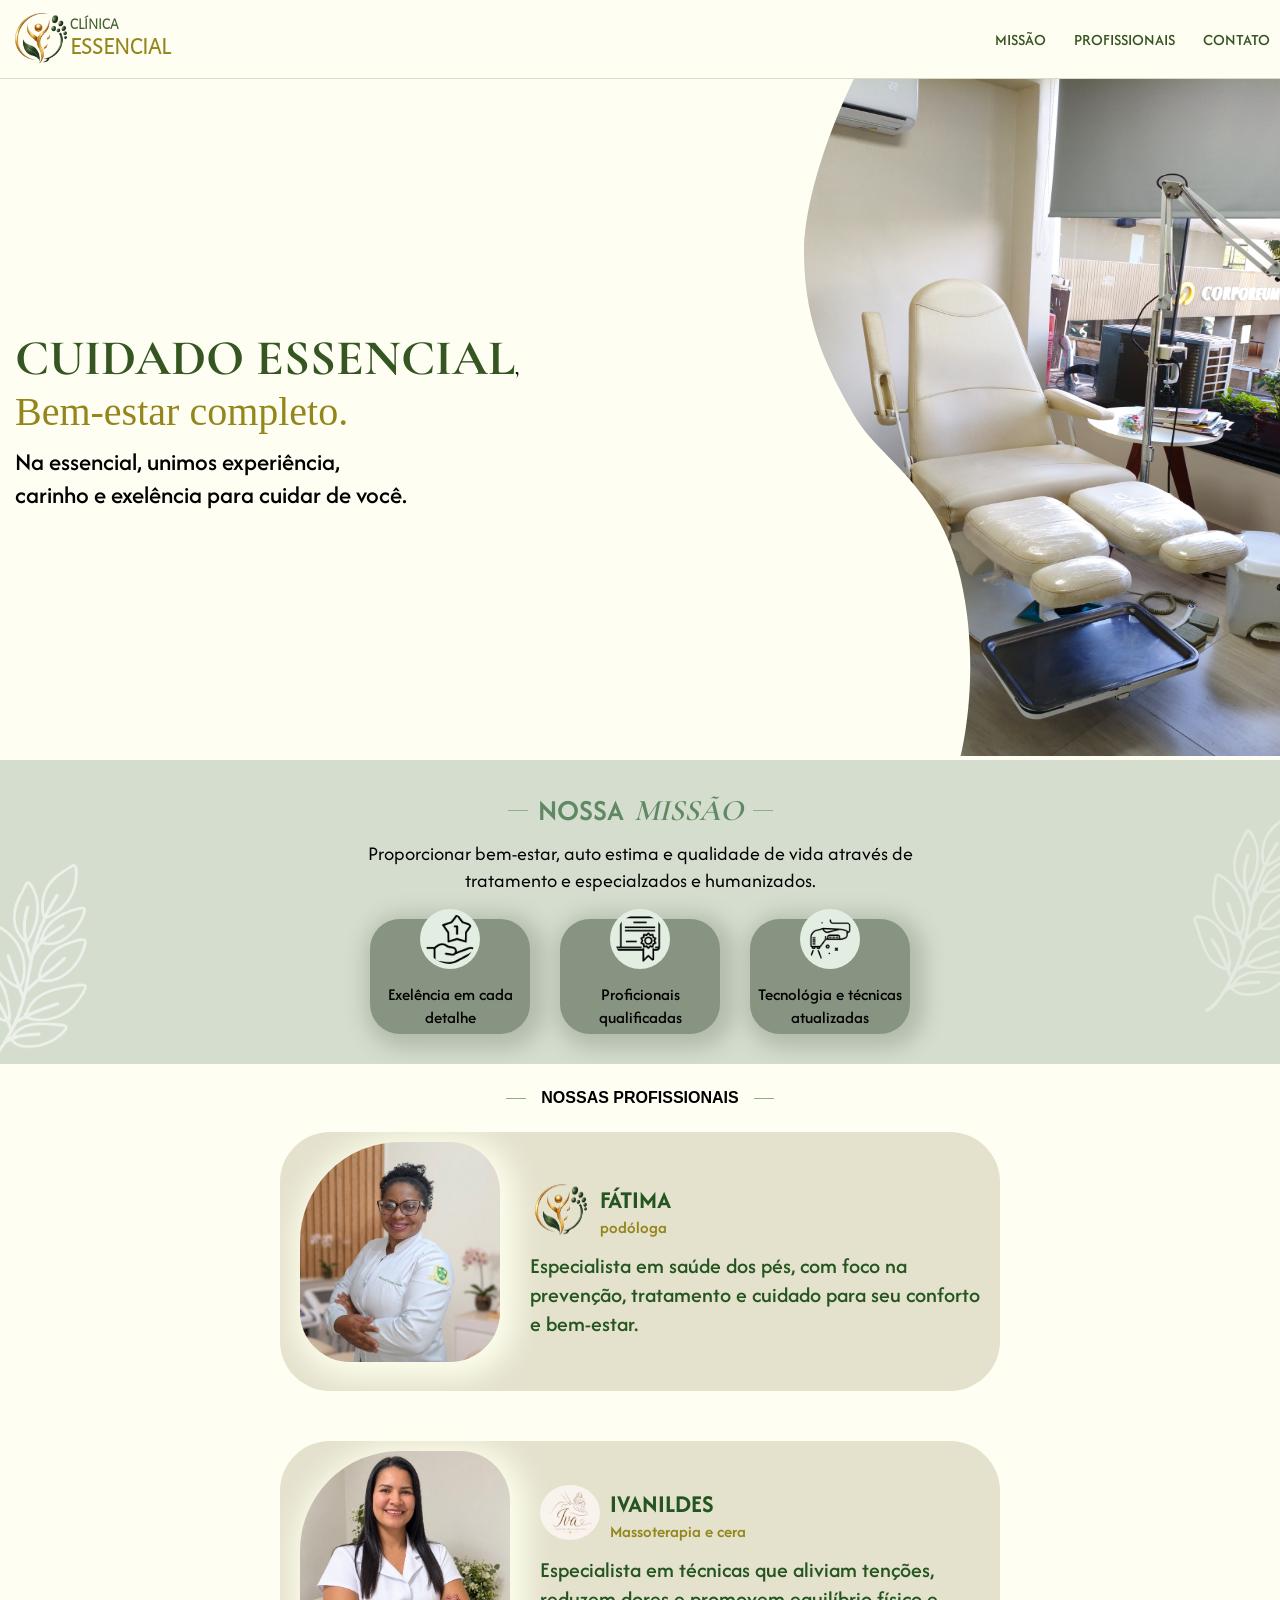
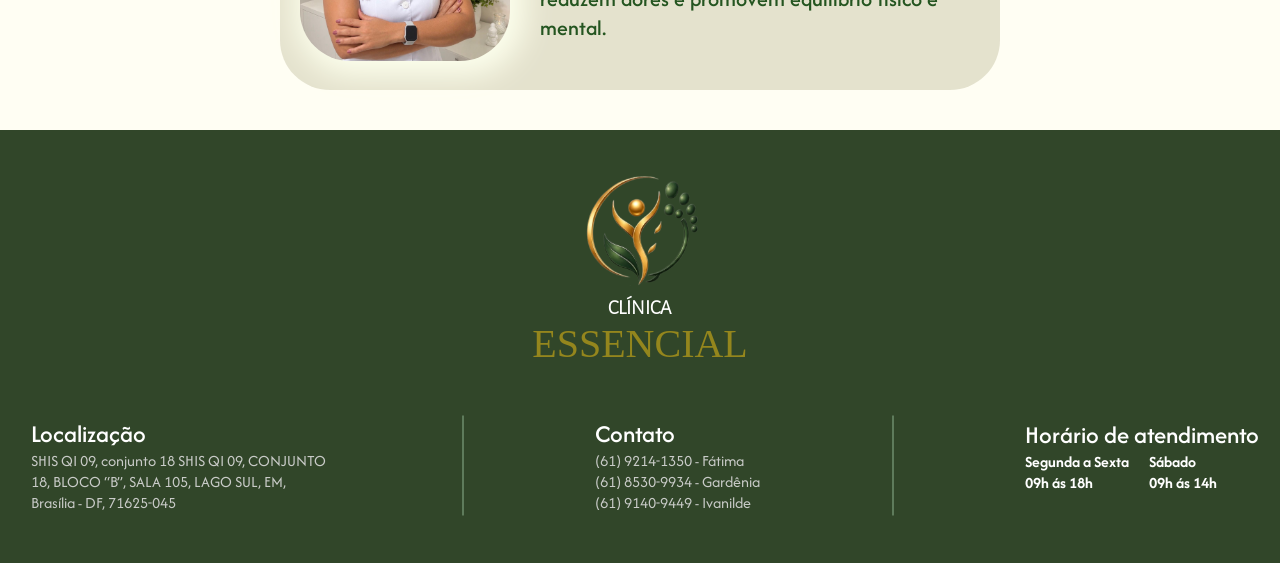
<file: index.html>
<!DOCTYPE html>
<html lang="pt-br">

<head>
    <meta charset="UTF-8">
    <meta name="viewport" content="width=device-width, initial-scale=1.0">
    <title>Clínica Essencial</title>
    <link rel="icon" href="./assets/icons/logo_essencial.svg">
    <link rel="stylesheet" href="./css/style.css">
</head>

<body>
    <header>
        <div class="head">
            <a href="./index.html" class="logo-header">
                <img class="logo-essen-header" src="./assets/icons/logo_essencial.svg" alt="">
            </a>
            <div class="nomeClinica">
                <p class="verde">CLÍNICA</p>
                <h1>ESSENCIAL</h1>
            </div>
        </div>
        <nav class="nav-menu" aria-label="Navegação principal">
            <button class="menu-button" type="button" aria-label="Abrir menu" aria-expanded="false"
                aria-controls="menu-links">
                <img class="menu" src="./assets/icons/menu.svg" alt="">
            </button>
            <div class="menu-links" id="menu-links">
                <a href="#missao">MISSÃO</a>
                <a href="#profissionais">PROFISSIONAIS</a>
                <a href="#contato">CONTATO</a>
            </div>
        </nav>

    </header>
    <main>
        <hr class="hr-header">
        <section class="home">
            <div class="texto">
                <h1>
                    <span class="verde">CUIDADO ESSENCIAL</span>,
                    <br> <span class="dourado"> Bem-estar completo.</span>
                </h1>
                <p>Na essencial, unimos experiência,
                    <br>carinho e exelência para cuidar de você.
                </p>
            </div>
            <div>
                <img class="slidePodo" src="./assets/images/slidePodo.svg" alt="">
            </div>
        </section>

        <section id="missao" class="missao">

            <img id="flor-branca1" src="./assets/images/flor.png" alt="">
            <div class="titulo-missao">
                <hr> NOSSA<span class="italico">MISSÃO</span>
                <hr>

            </div>
            <div class="txt-missao">
                <p>Proporcionar bem-estar, auto estima e qualidade de vida através
                    de tratamento e especialzados e
                    humanizados.</p>
            </div>
            <div class="cards-missao">
                <div class="card-m">
                    <div class="foto-card"> <img src="./assets/icons/estrela.png" alt="" class="icons"> </div>
                    <p>Exelência em cada detalhe</p>
                </div>

                <div class="card-m">
                    <div class="foto-card"><img src="./assets/icons/certificado.png" alt="" class="icons"></div>
                    <p>Proficionais qualificadas</p>
                </div>

                <div class="card-m">
                    <div class="foto-card"><img src="./assets/icons/laser.png" alt="" class="icons"></div>
                    <p>Tecnológia e técnicas atualizadas</p>
                </div>
            </div>

            <img id="flor-branca2" src="./assets/images/flor.png" alt="">
        </section>

        <section class="profi">
            <div class="titulo-profissionais">
                <hr> NOSSAS PROFISSIONAIS
                <hr>
            </div>
            <div id="profissionais" class="profissionais">

                <!--cards-->

                <a href="./pages/essencial.html" class="card-profissional">
                    <div>
                        <img class="foto-profissional" src="./assets/images/fatima.jpg" alt="">
                    </div>
                    <div class="informacoes">
                        <div class="dados">
                            <div>
                                <img class="logo-profi" src="./assets/icons/logo_essencial.svg" alt="">
                            </div>
                            <div class="nome-profi">
                                <h1>Fátima</h1>
                                <p>podóloga</p>
                            </div>
                        </div>
                        <div class="bio">
                            <p>Especialista em saúde dos pés, com foco na prevenção, tratamento e cuidado para seu
                                conforto e bem-estar.</p>
                        </div>
                    </div>

                </a>

                <!--id="card-reverse" 
              
                <a class="card-profissional">
                    <div>
                        <img id="foto-gardenia" class="foto-profissional" src="./assets/images/ChatGPT Image 14 de set. de 2026, 12_30_10.png" alt="">
                    </div>
                    <div class=" informacoes">
                        <div class="dados">
                            <div>
                                <img class="logo-profi" src="./assets/icons/logo_gardepill.jpeg" alt="">
                            </div>
                            <div class="nome-profi">
                                <h1>Gardênia</h1>
                                <p>Depilação na cera</p>
                            </div>
                        </div>
                        <div class="bio">
                            <p>Especialista em realçar a beleza natural, oferecer uma depilação mais suave, eficaz e que
                                respeita a sua pele.</p>
                        </div>
                    </div>
                </a>  
-->


                 <a href="./pages/iva.html" class="card-profissional">
                    <div>
                        <img id="foto-iva" class="foto-profissional" src="./assets/images/iva.jpeg" alt="">
                    </div>
                    <div class="informacoes">
                        <div class="dados">
                            <div>
                                <img class="logo-profi" src="./assets/icons/logo_iva.png" alt="">
                            </div>
                            <div class="nome-profi">
                                <h1>Ivanildes</h1>
                                <p>Massoterapia e cera</p>
                            </div>
                        </div>
                        <div class="bio">
                            <p>Especialista em técnicas que aliviam tenções, reduzem dores e promovem equilíbrio físico
                                e mental. </p>
                        </div>
                    </div>

                </a>
                
            </div>
        </section>
    </main>
    <!-- Elfsight Google Reviews | Untitled Google Reviews -->
<script src="https://elfsightcdn.com/platform.js" async></script>
<div class="elfsight-app-56b8f196-f71f-473f-a272-3be5f6bcacd1" data-elfsight-app-lazy></div>

    <footer>
        <div class="logo-footer">
            <img src="./assets/icons/logo_essencial.svg" alt="">
            <div class="nome-footer">
                <p>CLÍNICA</p>
                <h1 class="dourado">ESSENCIAL</h1>
            </div>
        </div>
        <div class="informacoes-footer">
            <div class="localizacao">
                <h1>Localização</h1>
                <a title="Clique aqui para ver a localização da clínica"
                    href="https://maps.app.goo.gl/6enRU5ynTi6Jei3f8">SHIS QI 09, conjunto 18 SHIS QI 09, CONJUNTO 18,
                    BLOCO “B”, SALA 105, LAGO SUL, EM, Brasília - DF,
                    71625-045 </a>
            </div>

            <hr class="hr-footer">

            <div id="contato" class="contato">
                <h1>Contato</h1>
                <a href="tel:+6192141350">(61) 9214-1350 - Fátima</a>
                <a href="tel:+6185309934">(61) 8530-9934 - Gardênia</a>
                <a href="tel:+6191409449">(61) 9140-9449 - Ivanilde</a>
            </div>
            <hr class="hr-footer">

            <div class="horario">
                <h1>Horário de atendimento</h1>
                <div class="hora">

                    <p> <span class="negrito"> Segunda a Sexta</span> <br>
                        09h ás 18h</p>
                    <p> <span class="negrito">Sábado</span> <br>
                        09h ás 14h</p>
                </div>
            </div>
        </div>
    </footer>
    <script src="./js/menu.js"></script>
</body>

</html>
</file>
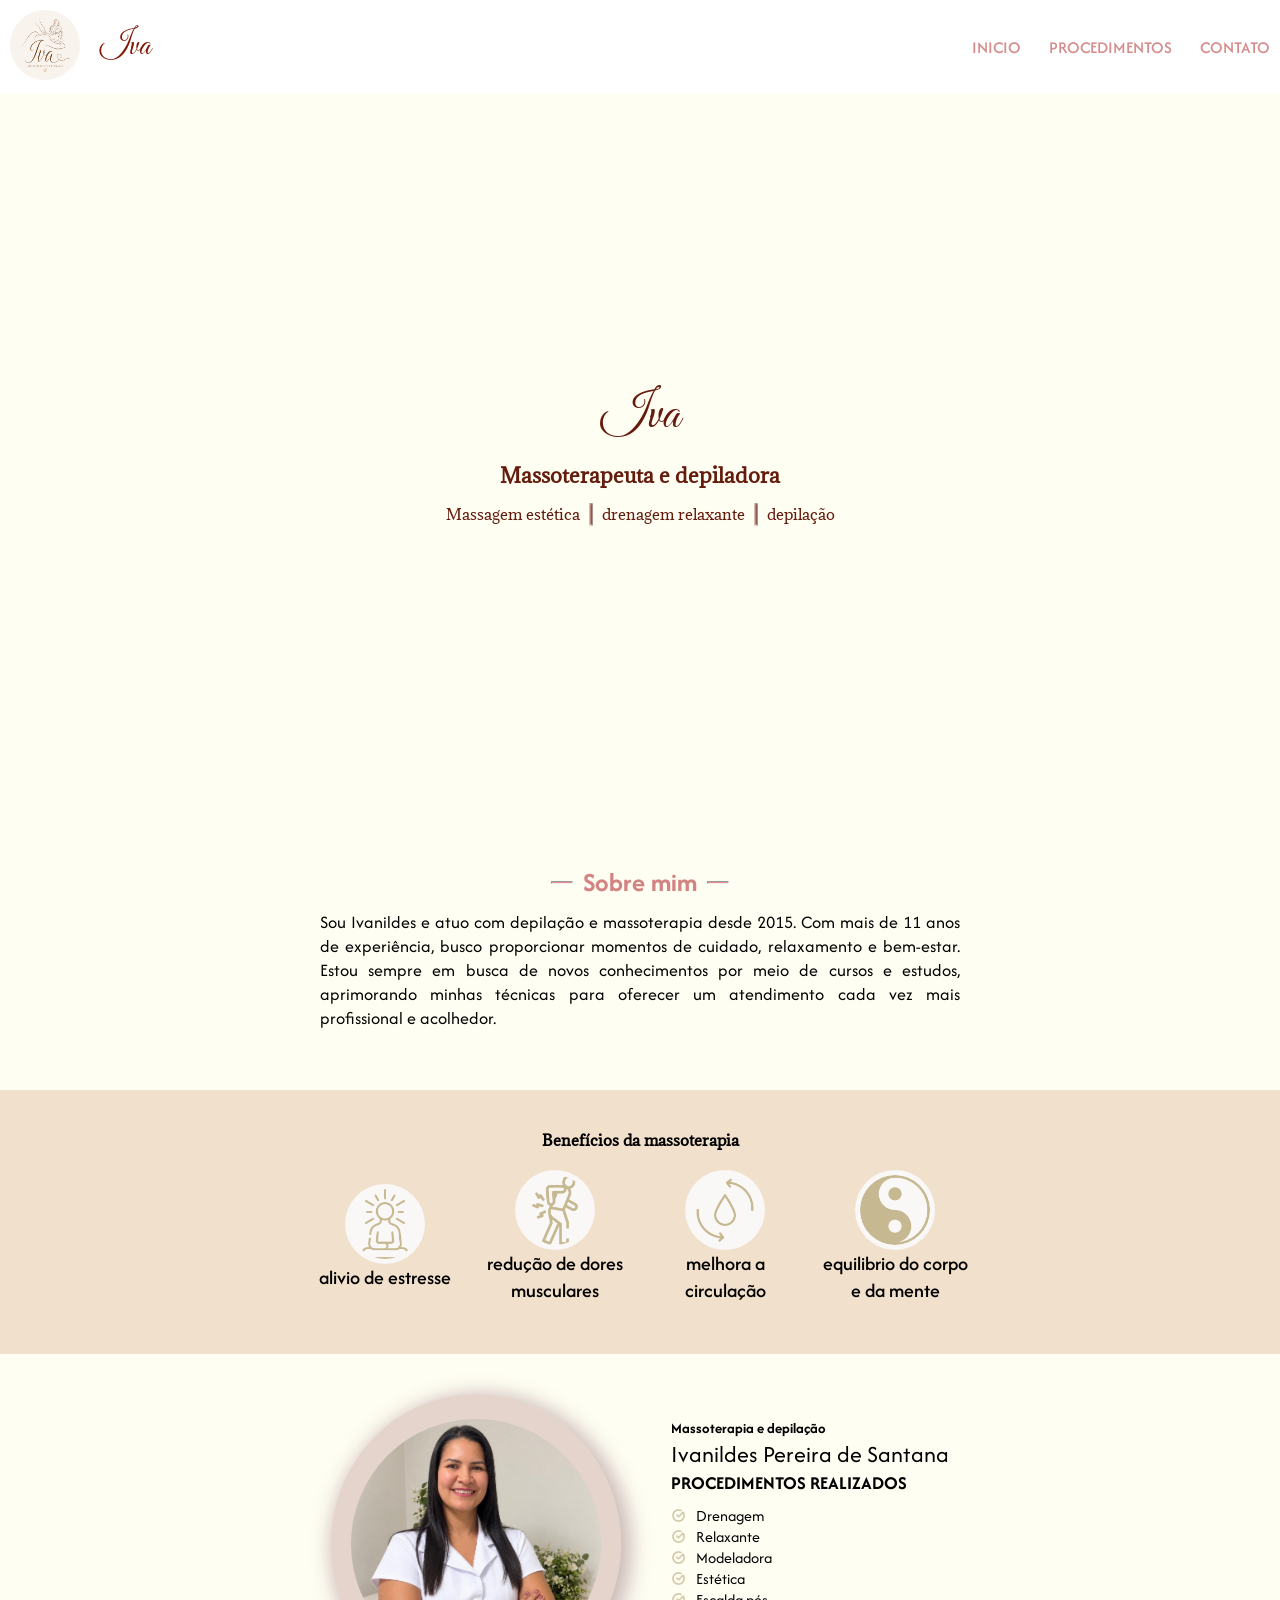
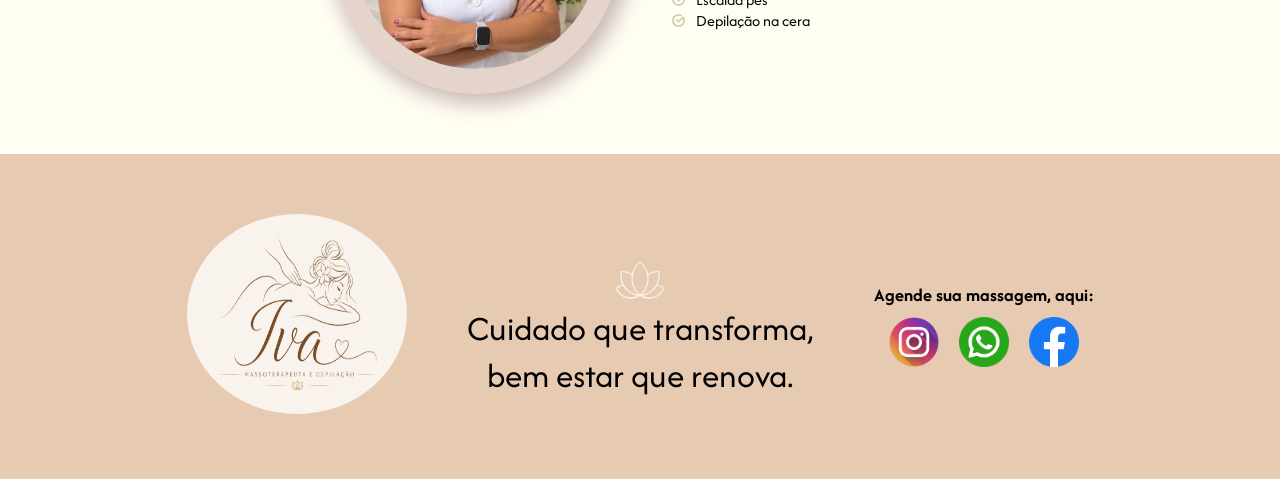
<file: pages/iva.html>
<!DOCTYPE html>
<html lang="pt-br">

<head>
    <meta charset="UTF-8">
    <meta name="viewport" content="width=device-width, initial-scale=1.0">
    <title>Iva - Depilação e Massoterapia</title>
    <link rel="stylesheet" href="../css/iva.css">
    <link rel="icon" href="../assets/icons/logo_iva.png">
</head>

<body>
    <header>
        <div class="head">
            <a href="../index.html" class="logo-header">
                <img class="logo-iva-header" src="../assets/icons/logo_iva.png" alt="">
            </a>
            <div class="nomeClinica">
                <h1 class="carmin">Iva</h1>
            </div>
        </div>


        <nav class="nav-menu" aria-label="Navegação principal">
            <button class="menu-button" type="button" aria-label="Abrir menu" aria-expanded="false"
                aria-controls="menu-links">
                <img class="menu" src="../assets/icons/menu_carmin.svg" alt="">
            </button>
            <div class="menu-links" id="menu-links">
                <a href="../index.html">INICIO</a>
                <a href="#procedimento">PROCEDIMENTOS</a>
                <a href="#contato">CONTATO</a>
            </div>
        </nav>
    </header>

    <main>
        <section id="inicio" class="home">

            <div class="video">
                <video class="meu-video" autoplay muted loop playsinline>
                    <source src="../assets/images/video_iva.mp4" type="video/mp4">
                </video>
            </div>

            <div  class="txt-inicio">
                <h1>Iva</h1>
                <h3>Massoterapeuta e depiladora</h3>

                <ul>
                    <li>Massagem estética</li>
                    <hr class="deitado">
                    <li>drenagem relaxante</li>
                    <hr class="deitado">
                    <li>depilação</li>
                </ul>
            </div>

        </section>

        <section class="sobre">
            <div class="txt-sobre">
                <div class="titulo-sobre">

                    <hr class="coral">
                    <h1>Sobre mim</h1>
                    <hr class="coral">
                </div>
                <div class="bio-sobre">

                    <p>Sou Ivanildes e atuo com depilação e massoterapia desde 2015. Com mais de 11 anos de experiência,
                        busco proporcionar momentos de cuidado, relaxamento e bem-estar. Estou sempre em busca de novos
                        conhecimentos por meio de cursos e estudos, aprimorando minhas técnicas para oferecer um
                        atendimento
                        cada vez mais profissional e acolhedor.</p>
                </div>
            </div>
        </section>

        <section class="beneficios">
            <div class="titulo-beneficios">
                <h1>Benefícios da massoterapia</h1>
            </div>

            <div class="cards-beneficios">
                <div class="card-beneficio">
                    <img src="../assets/images/meditacao.png" alt="" class="img-beneficios">
                    <p class="txt-beneficio">alivio de estresse
                  </p>
                </div>

                <div class="card-beneficio">
                    <img src="../assets/images/dor-nas-costas.png" alt="" class="img-beneficios">
                    <p class="txt-beneficio">redução de dores musculares</p>
                </div>

                <div class="card-beneficio">
                    <img src="../assets/images/circulacao.png" alt="" class="img-beneficios">
                    <p class="txt-beneficio">melhora a circulação</p>
                </div>

                <div class="card-beneficio">
                    <img src="../assets/images/yin-yang.png" alt="" class="img-beneficios">
                    <p class="txt-beneficio">equilibrio do corpo e da mente</p>
                </div>

            </div>
        </section>

        <section class="profissional">
            <div class="cards-profi">
                <div id="foto-profi"  >
                    <img src="../assets/images/iva.jpeg" alt="" class="foto-profi">
                </div>
                <div id="procedimento" class="card-profi">
                    <div class="titulo-profi">
                        <h5>Massoterapia e depilação</h5>
                        <h1>Ivanildes Pereira de Santana</h1>
                        <h3>PROCEDIMENTOS REALIZADOS</h3>
                    </div>

                    <div class="procedimentos">
                        <div class="card-procedimento">
                            <img src="../assets/icons/correto.png" alt="" class="img-correto">
                            <p>Drenagem</p>
                        </div>
                                                <div class="card-procedimento">
                            <img src="../assets/icons/correto.png" alt="" class="img-correto">
                            <p>Relaxante</p>
                        </div>

                        <div class="card-procedimento">
                            <img src="../assets/icons/correto.png" alt="" class="img-correto">
                            <p>Modeladora</p>
                        </div>
                                                                <div class="card-procedimento">
                            <img src="../assets/icons/correto.png" alt="" class="img-correto">
                            <p>Estética</p>
                        </div>
                                                                <div class="card-procedimento">
                            <img src="../assets/icons/correto.png" alt="" class="img-correto">
                            <p>Escalda pés</p>
                        </div>

                        <div class="card-procedimento">
                            <img src="../assets/icons/correto.png" alt="" class="img-correto">
                            <p>Depilação na cera</p>
                        </div>
                    </div>
                </div>
            </div>
        </section>
    </main>

    <footer>
        <div class="logo-footer">
            <img src="../assets/icons/logo_iva.png" alt="" class="img-footer">
        </div>

        <div class="cuidados">
            <img src="../assets/icons/flor-de-lotus.png" alt="" class="flor">
            <p>Cuidado que transforma, <br> bem estar que renova.</p>
        </div>

        <div class="info">
            <div id="contato" class="agendamento">

                <h3>Agende sua massagem, aqui:</h3>
                <a href="" class="agendar"></a>
            </div>
            <div class="redes_sociais">
                <a href="https://www.instagram.com/iva.massoterapeuta67/" class="contato"><img src="../assets/icons/instagram (1).png" alt="" class="foto-contato"></a>
                <a href="https://wa.me/556191409449?text=Olá!%20Gostaria%20de%20saber%20mais%20sobre%20os%20atendimentos." class="contato"><img src="../assets/icons/whatsapp.png" alt="" class="foto-contato"></a>
                <a href="https://www.facebook.com/share/19duvew8rf/?mibextid=wwXIfr" class="contato"><img src="../assets/icons/facebook.png" alt="" class="foto-contato"></a>
            </div>
        </div>
    </footer>




    <script src="../js/menu.js"></script>
</body>

</html>
</file>
<file: css/style.css>
@font-face {
    font-family: 'Adamina';
    src: url('../assets/font/Adamina/Adamina-Regular.ttf');
}

@font-face {
    font-family: 'Afacad';
    src: url('../assets/font/Afacad/Afacad-VariableFont_wght.ttf');
}

@font-face {
    font-family: 'Sans sc';
    src: url('../assets/font/Alegreya_Sans_SC/AlegreyaSansSC-Light.ttf');
}

@font-face {
    font-family: Carmorant italic;
    src: url(../assets/font/great_vibes/CormorantGaramond-Italic-VariableFont_wght.ttf);
}

@font-face {
    font-family: Carmorant;
    src: url(../assets/font/great_vibes/CormorantGaramond-VariableFont_wght.ttf);
}

* {
    padding: 0;
    margin: 0;

}

a {
    text-decoration: none;
}


body {
    background-color: rgba(255, 254, 243, 1);
}

.logo-essen-header {
    width: 60px;

}

header {
    display: flex;
    flex-direction: row;
    justify-content: space-between;
    align-items: center;
    margin: 10px;
}

.hr-header {
    border: none;
    width: 100%;
    background-color: #b8af9675;
}

.head {
    display: flex;
    align-items: center;

}

.nomeClinica {
    font-family: Sans sc;

    p {
        font-size: 15px;
        color: rgba(68, 96, 51, 1);
    }

    h1 {
        color: rgba(148, 134, 29, 1);
        font-size: 23px;
    }
}

.menu {
    width: 30px;
    border: none;
    margin-right: 10px;
}

button {
    all: unset;
    cursor: pointer;
}

.slidePodo {
    width: 160px;
}

.home {
    display: flex;
    justify-content: space-between;
    align-items: center;
}

.texto {
    display: flex;
    flex-direction: column;
    font-family: Carmorant;
    margin-left: 15px;
    font-size: 13px;
    font-weight: 100;
    gap: 10px;

    p {
        font-family: afacad;
        font-weight: 500;
        font-size: 15px;
    }
}

.verde {
    color: rgba(53, 86, 33, 1);
    font-weight: 900;

}

.dourado {
    color: rgba(148, 134, 29, 1);
    font-family: camorant;
    font-weight: 100;
}


.missao {
    position: relative;
    overflow: hidden;
    background-color: rgba(138, 161, 139, 0.366);
    font-family: Adamina;
    font-size: 13px;
    padding-bottom: 50px;
    padding-top: 50px;
}




hr {
    background-color: #8bb08e;
    border: none;
    height: 1px;
    width: 20px;
}

.titulo-missao {
    display: flex;
    align-items: center;
    justify-content: center;
    gap: 10px;
    font-family: afacad;
    color: #608963;
    font-size: 18px;
    font-weight: 600;

}

.italico {
    font-size: 20px;
    font-family: Carmorant;
    font-weight: 600;
    font-style: italic
}


#flor-branca1 {
    width: 200px;
    position: absolute;
    left: -70px;
    bottom: 0;
    opacity: 0.60;
    z-index: 1;
    pointer-events: none;
}


#flor-branca2 {
    width: 200px;
    position: absolute;
    right: -70px;
    top: 50%;
    transform: translateY(-50%);
    opacity: 0.40;
    z-index: 1;
    pointer-events: none;
}

.txt-missao {
    display: flex;
    flex-direction: column;
    text-align: center;
    margin-bottom: 15px;
    font-family: afacad;
    padding: 10px;
    font-size: 15px;
    color: #000000;
    z-index: 3;
}

.cards-missao {
    display: flex;
    justify-content: center;
    align-items: start;
    flex-wrap: wrap;
    gap: 30px;
}

.card-m {
    display: flex;
    flex-direction: column;
    align-items: center;
    text-align: center;
    padding-bottom: 50px;
    border-radius: 30px;
    width: 160px;
    height: 65px;
    box-shadow: 5px 5px 20px 10px rgb(180, 188, 174);
    background-color: #889482;

    p {
        font-family: afacad;
        width: 150px;
        font-weight: 500;
        font-size: 15px;
        color: #000000;
    }
}

.icons {
    width: 50px;
    height: 50px;
    background-color: rgb(226, 238, 225);
    border-radius: 100%;
    padding: 5px;
    position: relative;
    bottom: 10px;



}

.card-m:hover {
    background-color: rgba(138, 161, 139, 0.826);
}


.profi {
    display: flex;
    flex-direction: column;
    align-items: center;
    justify-content: center;
}

#foto-iva {
    height: 180px;
}

#foto-gardenia {
    width: 180px;
    height: 230px;
}


.profissionais {
    display: flex;
    flex-direction: column;
    justify-content: center;
    gap: 50px;
}

.titulo-profissionais {
    display: flex;
    justify-content: center;
    align-items: center;
    gap: 15px;
    margin: 25px;
    font-family: Arial, Helvetica, sans-serif;
    font-weight: 600;
}


.card-profissional {
    color: rgb(36, 85, 32);
    display: flex;
    flex-direction: column;
    align-items: center;
    background-color: #bfba9a6c;
    padding-top: 10px;
    padding-bottom: 25px;
    padding-right: 10px;
    padding-left: 10px;
    border-radius: 50px;
}

.card-profissional:hover {
    box-shadow: 5px 5px 20px #eee8d4;
    transform: scale(1.05);

}

@keyframes flutuar {

    0%,
    100% {
        transform: translateY(0);
    }

    50% {
        transform: translateY(-5px);
    }
}





.foto-profissional {
    animation: flutuar 2s ease-in-out infinite;
    width: 200px;
    height: 220px;
    background-color: rgb(160, 158, 158);
    margin-left: 10px;
    border-radius: 100px 50px 50px 50px;
    box-shadow: 5px 5px 30px 10px #fdffed;
}



#foto-iva {
    height: 210px;
    width: 210px;
}

#foto-gardenia {
    width: 180px;
    height: 240px;
}



.informacoes {
    display: flex;
    flex-direction: column;
    align-items: start;
    justify-content: start;
}

.dados {
    display: flex;
    align-items: center;
    font-family: afacad;


    h1 {
        font-size: 25px;
        text-transform: uppercase;
    }

    p {
        font-weight: 600;
        font-size: 17px;
        color: rgba(148, 134, 29, 1);
        text-align: start;
    }

}

.logo-profi {
    width: 60px;
    height: 55px;
    border-radius: 100%;
    margin: 10px;
}

.bio {

    gap: 10px;
    margin-left: 10px;
    max-width: 180px;
    font-family: afacad;
    font-weight: 500;
    text-align: start;

}

.saber-mais {
    background-color: rgb(72, 90, 60);
    padding: 7px;
    border-radius: 10px;
    text-decoration: none;
    font-weight: 300;
    font-family: afacad;
    margin-top: 10px;
    color: #fff;

}

.elfsight-app-56b8f196-f71f-473f-a272-3be5f6bcacd1{
    font-family: afacad;
    margin-top: 20px;
}


footer {
    display: flex;
    flex-direction: column;
    justify-content: center;
    align-items: cente;
    background-color: rgb(49, 70, 41);
    margin-top: 40px;
    font-family: afacad;
    color: rgb(255, 255, 255);

    h1 {
        font-weight: 500;
        font-size: 25px;
    }

    a {
        text-decoration: none;
        color: rgb(201, 203, 200);
    }

    p {
        font-weight: 900;
        color: #fff;
    }
}


.hr-footer {
    display: none;
}

.informacoes-footer {
    display: flex;
    flex-direction: column;
    justify-content: center;
    align-items: start;
    margin-left: 10px;
    gap: 40px;

}

.logo-footer {
    display: flex;
    flex-direction: column;
    align-items: center;
    text-align: center;
    gap: 10px;
    padding-top: 40px;
    font-family: sans sc;

    font-family: sans sc;

    p {
        font-size: 20px;
    }
}

.localizacao {
    display: flex;
    flex-direction: column;

    a {
        width: 300px;
    }

}


.contato {
    display: flex;
    flex-direction: column;
    align-items: start;
}

.horario {
    display: flex;
    flex-direction: column;
    align-items: start;
}

.hora {
    display: flex;
    gap: 20px;
    margin-bottom: 20px;
}

.negrito {
    font-weight: 700;
}


.nav-menu {
    position: relative;
    display: flex;
    align-items: center;
}

.menu-button {
    display: none;
    align-items: center;
    justify-content: center;
}

.menu {
    width: 30px;
    height: 30px;
    margin-right: 0;
    display: block;
}

.menu-links {
    display: flex;
    align-items: center;
    gap: 28px;
    font-family: Afacad, sans-serif;
}

.menu-links a {
    text-decoration: none;
    color: rgba(53, 86, 33, 1);
    font-size: 16px;
    font-weight: 500;
    transition: opacity .2s ease;
}

.menu-links a:hover {
    opacity: .65;
}

@media (max-width: 650px) {
    .nav-menu {
        margin-left: auto;
    }

    .menu-button {
        display: flex;
        position: relative;
        z-index: 20;
    }

    .menu-links {
        display: none;
        position: absolute;
        z-index: 10;
        top: calc(100% + 10px);
        right: 0;
        min-width: 165px;
        padding: 10px 0;
        flex-direction: column;
        align-items: stretch;
        gap: 0;
        background-color: rgba(255, 254, 243, 1);
        border: 1px solid rgba(184, 175, 150, .45);
        box-shadow: 0 8px 20px rgba(53, 86, 33, .12);
        border-radius: 4px;
    }

    .menu-links.open {
        display: flex;
    }

    .menu-links a {
        padding: 12px 18px;
        font-size: 12px;
    }

    .menu-links a:hover {
        background-color: rgba(221, 216, 180, .35);
        opacity: 1;
    }


}

/* Tablet */
@media (min-width: 700px) {

    .home {
        display: flex;
        justify-content: space-between;
    }

    .slidePodo {
        width: auto;
        height: 50%;
    }

    .verde {
        font-size: 50px;
    }

    .dourado {
        font-size: 40px;
    }

    .texto p {
        font-size: 25px;
    }

    .missao {
        display: flex;
        flex-direction: column;
        align-items: center;
        padding-top: 30px;
        padding-bottom: 30px;
    }

    .titulo-missao {
        font-size: 30px;
    }

    .italico {
        font-size: 30px;
    }

    .txt-missao {
        font-size: 20px;
        width: 600px;
    }

    .card-m p {
        font-size: 17px;
    }

    .card-profissional {
        display: flex;
        flex-direction: row;
        width: 700px;
    }

    .foto-profissional {
        margin-right: 20px;

    }

    .bio {
        max-width: 600px;
        font-size: 22px;
    }


    .informacoes-footer {
        display: flex;
        flex-direction: row;
        justify-content: space-around;
        align-items: center;
        margin-top: 50px;
        padding-bottom: 50px;

    }

    .contato a:hover {
        color: rgb(255, 255, 255);
    }

    .localizacao a:hover {
        color: rgb(255, 255, 255);

    }



    .hr-footer {
        align-items: center;
        rotate: 90deg;
        width: 100px;
        height: 1px;
        display: block;
    }
}
</file>
<file: css/iva.css>
@font-face {
    font-family: 'Adamina';
    src: url('../assets/font/Adamina/Adamina-Regular.ttf');
}

@font-face {
    font-family: 'Afacad';
    src: url('../assets/font/Afacad/Afacad-VariableFont_wght.ttf');
}

@font-face {
    font-family: 'Great';
    src: url('../assets/font/great_vibes/GreatVibes-Regular\ \(1\).ttf');
}

* {
    padding: 0;
    margin: 0;
}

main {
    background-color: rgba(255, 254, 243, 1);

}

header {
    display: flex;
    flex-direction: row;
    justify-content: space-between;
    align-items: center;

    margin: 10px;


}

.head {
    display: flex;
    align-items: center;
    gap: 20px;
}


.nav-menu {
    position: relative;
    display: flex;
    align-items: center;
}

.menu-button {
    display: none;
    align-items: center;
    justify-content: center;
}

.menu {
    width: 30px;
    height: 30px;
    margin-right: 0;
    display: block;
}

.menu-links {
    display: flex;
    align-items: center;
    gap: 28px;
    font-family: Afacad, sans-serif;
}

.menu-links a {
    text-decoration: none;
    color: rgb(214, 140, 140);
    font-size: 14px;
    font-weight: 500;
    transition: opacity .2s ease;
}

.menu-links a:hover {
    color: rgb(117, 56, 83);
}

button {
    all: unset;
    cursor: pointer;
}

.logo-iva-header {
    width: 70px;
    height: 70px;
    border-radius: 100%;
}

.nomeClinica {
    font-family: Great;
}

.carmin {
    font-weight: 100;
    color: rgba(129, 25, 4, 1);
}

.home {
    position: relative;
    width: 100%;
    height: 80vh;
    overflow: hidden;

    display: flex;
    align-items: center;
    justify-content: center;
}

.meu-video {
    position: absolute;
    top: 0;
    left: 0;

    width: 100%;
    height: 100%;

    object-fit: cover;
    z-index: 0;

    opacity: 50%;
}

.txt-inicio {
    position: relative;
    z-index: 2;

    display: flex;
    flex-direction: column;
    align-items: center;

    text-align: center;
    gap: 15px;
    font-family: adamina;
    color: rgb(101, 28, 13);
}

.txt-inicio h1 {
    font-family: great;
    font-weight: 100;
    font-size: 50px;
}

.txt-inicio h3 {
    font-weight: 600;
    font-size: 20px;
}


ul {
    display: flex;
    flex-wrap: wrap;
    align-items: center;
    list-style: none;
    font-size: 15px;
}

.deitado {
    align-items: end;
    width: 20px;
    height: 1px;
    rotate: 90deg;
    background-color: rgba(129, 25, 4, 1);
    ;
}

.sobre {
    display: flex;
    flex-direction: column;
}

.txt-sobre {
    display: flex;
    flex-direction: column;
    align-items: center;
    gap: 10px;
}

.titulo-sobre {
    display: flex;
    align-items: center;
    gap: 10px;
    color: rgb(212, 131, 131);
    padding-top: 50px;
    font-size: 18px;
    font-weight: bolder;
}

.coral {
    width: 20px;
    height: 1px;
    background-color: rgb(235, 138, 143);
}

.sobre {

    display: flex;
    flex-direction: column;
    align-items: center;
    font-family: afacad;
}


.bio-sobre {
    width: 80%;
    max-width: 800px;
    text-align: justify;
    padding-bottom: 60px;
    font-size: 18px;

}

.beneficios {
    background-color: rgba(218, 172, 134, 0.372);
    display: flex;
    flex-direction: column;
    align-items: center;
    font-family: adamina;

}

.titulo-beneficios {
    align-items: center;
    font-size: 10px;
    padding-top: 40px;
}

.cards-beneficios {
    display: flex;
    flex-direction: column;
    gap: 20px;
    margin-top: 20px;
    padding-bottom: 50px;
}

.card-beneficio {
    display: flex;
    flex-direction: column;
    align-items: center;
    justify-content: center;
}

.img-beneficios {
    width: 70px;
    background-color: rgb(250, 247, 247);
    border-radius: 100%;
    padding: 5px;
}

.img-beneficios:hover {
    background-color: rgb(127, 107, 86);
}

.txt-beneficio {
    text-align: center;
    width: 150px;
    font-weight: 500;
    font-family: afacad;
    font-size: 20px;
}

.cards-profi {
    display: flex;
    flex-direction: column;
    align-items: center;
    align-content: center;
    margin-top: 40px;
    font-family: afacad;
}

.titulo-profi {
    h1 {
        font-weight: 100;
    }

    h5 {
        margin-top: 20px;
        font-size: 15px;
    }
}

.img-correto {
    width: 15px;
    height: 15px;
}

.procedimentos {
    margin-top: 10px;
    padding-bottom: 60px;
}

.card-procedimento {
    display: flex;
    flex-direction: row;
    align-items: center;
    gap: 10px;
}


.foto-profi {
    width: 250px;
    height: 250px;
    border-radius: 100%;
}

#foto-profi {
    display: flex;
    align-items: center;
    width: 250px;
    height:260px;
    background-color: #a974744f;
    box-shadow: 5px 5px 20px 5px rgba(186, 164, 165, 0.785);

    padding: 20px;
    border-radius: 100%;

}

#foto-profi {
    animation: flutuar 2s ease-in-out infinite;
}

@keyframes flutuar {

    0%,
    100% {
        transform: translateY(0);
    }

    50% {
        transform: translateY(-10px);
    }
}


footer {
    display: flex;
    flex-direction: column;
    align-items: center;
    padding-top: 60px;
    padding-bottom: 60px;
    font-family: afacad;
    background-color:  rgba(218, 172, 134, 0.633);

}
.flor{
    margin-top: 20px;
    width: 50px;
}

.img-footer {
    width: 220px;
    height: 200px;
    border-radius: 100%;
}

.cuidados {
    display: flex;
    flex-direction: column;
    align-items: center;
}

.cuidados p {
    font-size: 35px;
    text-align: center;
}


.foto-contato {
    width: 50px;
}

.info {
    display: flex;
    flex-direction: column;
    align-items: center;
    margin-top: 20px;
}

.redes_sociais {
    display: flex;
    gap: 20px;
    margin-top: 10px;
}

.contato:hover{
        transform: scale(1.2);
}

@media (max-width: 650px) {
    .nav-menu {
        margin-left: auto;
    }

    .menu-button {
        display: flex;
        position: relative;
        z-index: 20;
    }

    .menu-links {
        display: none;
        position: absolute;
        z-index: 10;
        top: calc(100% + 10px);
        right: 0;
        min-width: 165px;
        padding: 10px 0;
        flex-direction: column;
        align-items: stretch;
        gap: 0;
        background-color: rgba(252, 229, 229, 0.586);
        border: 1px solid rgba(211, 108, 149, 0.45);
        box-shadow: 0 8px 20px rgba(232, 204, 144, 0.12);
        border-radius: 4px;
    }

    .menu-links.open {
        display: flex;
    }

    .menu-links a {
        padding: 12px 18px;
        font-size: 12px;
    }

    .menu-links a:hover {
        background-color: rgba(221, 216, 180, .35);
        opacity: 1;
    }
}

@media (min-width: 900px) {

    .menu-links a {
        font-size: 17px;
    }

    .cards-beneficios {
        display: flex;
        flex-direction: row;
    }

    .cards-profi {
        display: flex;
        flex-direction: row;
        justify-content: center;
        padding-bottom: 60px;
    }

    .card-profi {
        padding-left: 50px;
    }

    footer {
        display: flex;
        flex-direction: row;
        justify-content: center;
        gap: 60px;
    }
}
</file>
